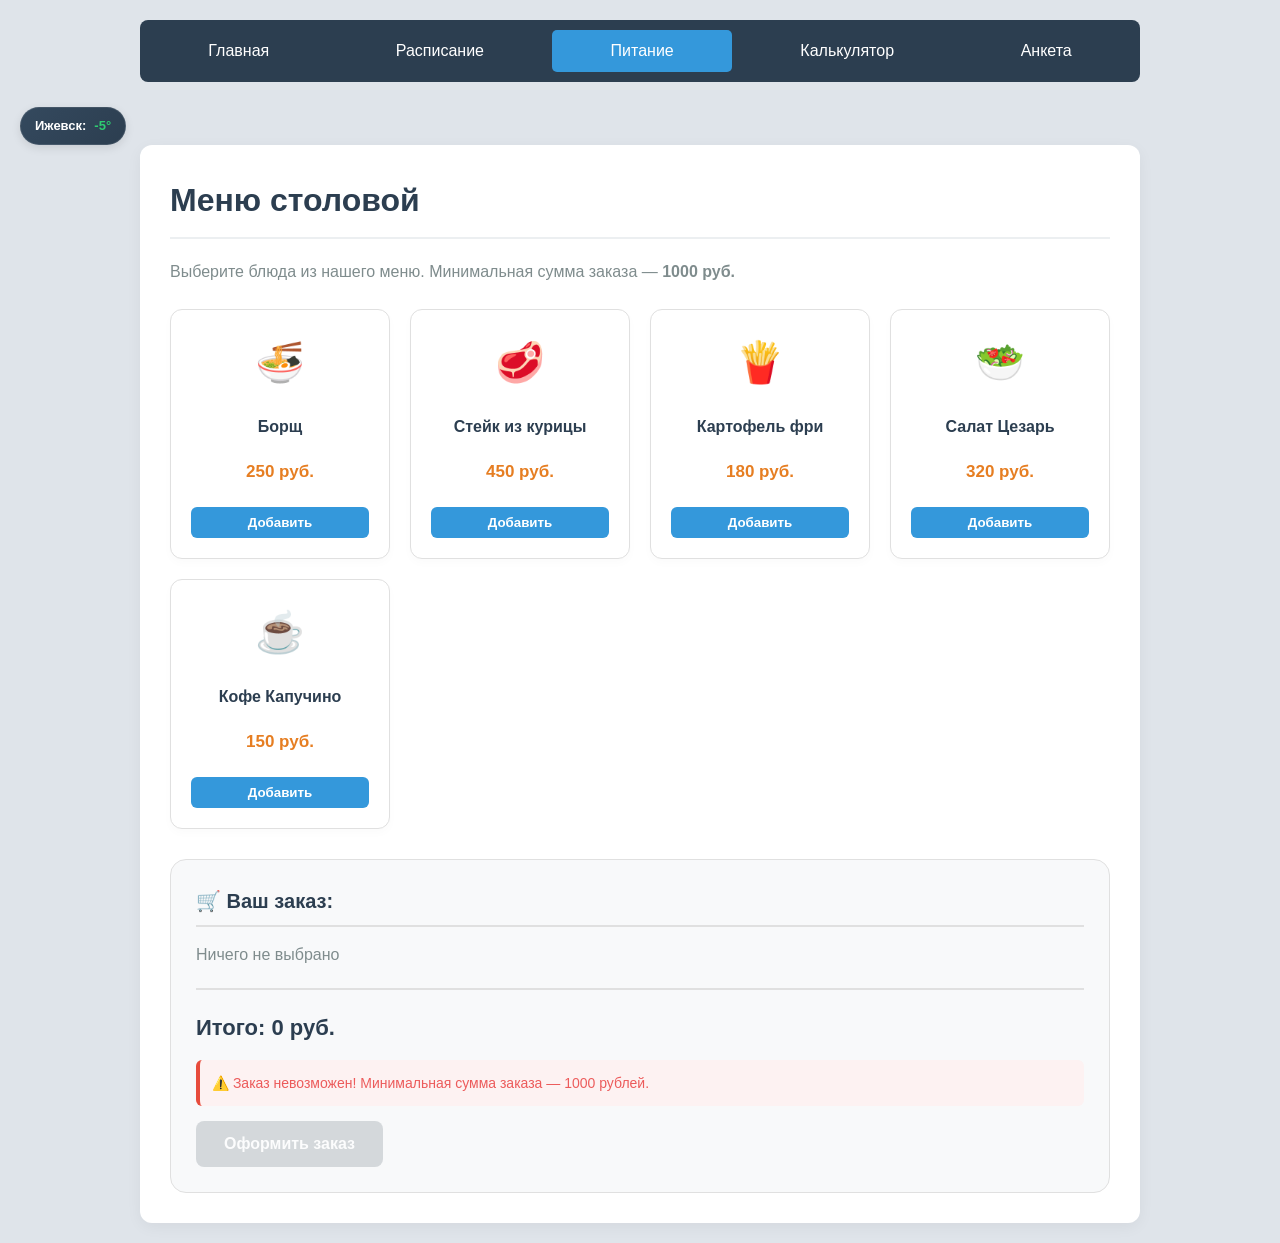
<file: food.html>
<!DOCTYPE html>
<html lang="ru">
<head>
    <meta charset="UTF-8">
    <meta name="viewport" content="width=device-width, initial-scale=1.0">
    <title>Питание</title>
    <link rel="stylesheet" href="style.css">
</head>
<body>

    <nav class="navigation">
        <a href="index.html">Главная</a>
        <a href="raspisania.html">Расписание</a>
        <a href="food.html" class="active">Питание</a>
        <a href="calc.html">Калькулятор</a>
        <a href="form.html">Анкета</a>
    </nav>
    <div class="weather-widget">Ижевск: <b id="weather">Загрузка...</b>
    </div>


    <div class="container">
        <h1>Меню столовой</h1>
        <p style="color: #7f8c8d; margin-bottom: 25px;">Выберите блюда из нашего меню. Минимальная сумма заказа — <b>1000 руб.</b></p>

        <!-- Сетка товаров -->
        <div class="menu-grid">
            <div class="menu-item" data-price="250">
                <div class="menu-emoji">🍜</div>
                <h3>Борщ</h3>
                <div class="menu-price">250 руб.</div>
                <button class="order-btn">Добавить</button>
            </div>

            <div class="menu-item" data-price="450">
                <div class="menu-emoji">🥩</div>
                <h3>Стейк из курицы</h3>
                <div class="menu-price">450 руб.</div>
                <button class="order-btn">Добавить</button>
            </div>

            <div class="menu-item" data-price="180">
                <div class="menu-emoji">🍟</div>
                <h3>Картофель фри</h3>
                <div class="menu-price">180 руб.</div>
                <button class="order-btn">Добавить</button>
            </div>

            <div class="menu-item" data-price="320">
                <div class="menu-emoji">🥗</div>
                <h3>Салат Цезарь</h3>
                <div class="menu-price">320 руб.</div>
                <button class="order-btn">Добавить</button>
            </div>

            <div class="menu-item" data-price="150">
                <div class="menu-emoji">☕</div>
                <h3>Кофе Капучино</h3>
                <div class="menu-price">150 руб.</div>
                <button class="order-btn">Добавить</button>
            </div>
        </div>

        <!-- Корзина -->
        <div class="cart-wrapper">
            <h2>🛒 Ваш заказ:</h2>
            <ul id="cart-list">
                <li style="color: #7f8c8d;">Ничего не выбрано</li>
            </ul>

            <div class="cart-footer">
                <div class="total-block">
                    Итого: <span id="total-price">0</span> руб.
                </div>

                <!-- Блок предупреждения -->
                <div id="min-price-warning" class="cart-warning">
                    ⚠️ Заказ невозможен! Минимальная сумма заказа — 1000 рублей.
                </div>

                <!-- Кнопка заказа -->
                <button id="checkout-btn" class="checkout-btn" disabled>Оформить заказ</button>
            </div>
        </div>
    </div>

    <script src="script.js"></script>
</body>
</html>
</file>
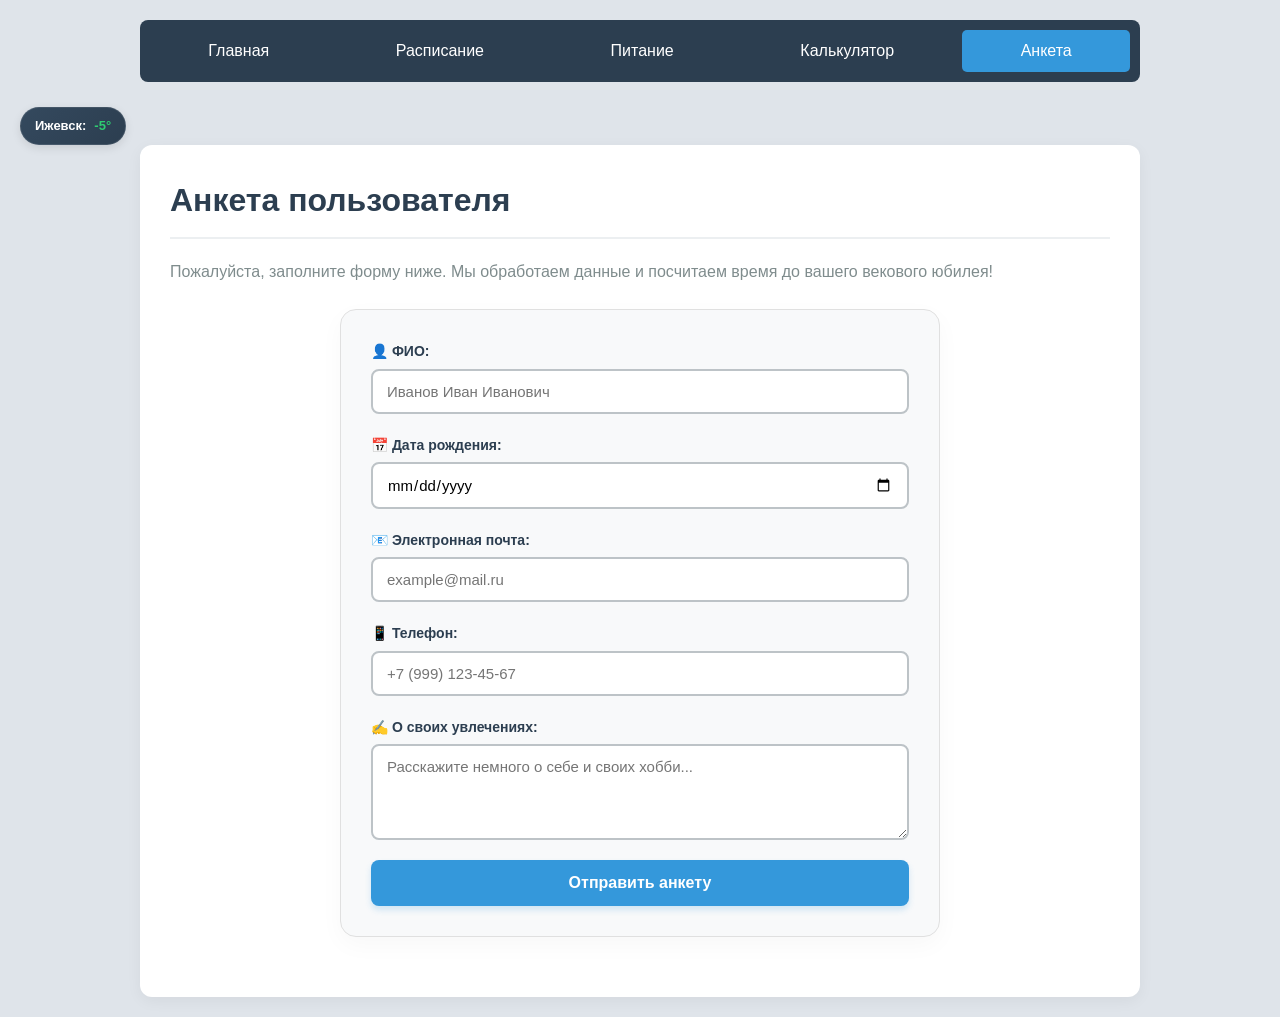
<file: form.html>
<!DOCTYPE html>
<html lang="ru">
<head>
    <meta charset="UTF-8">
    <meta name="viewport" content="width=device-width, initial-scale=1.0">
    <title>Анкета пользователя</title>
    <link rel="stylesheet" href="style.css">
</head>
<body>

   
    <nav class="navigation">
        <a href="index.html">Главная</a>
        <a href="raspisania.html">Расписание</a>
        <a href="food.html">Питание</a>
        <a href="calc.html">Калькулятор</a>
        <a href="form.html" class="active">Анкета</a>
    </nav>

    <div class="weather-widget">Ижевск: <b id="weather">Загрузка...</b>
    </div>


    <div class="container">
        <h1>Анкета пользователя</h1>
        <p style="color: #7f8c8d; margin-bottom: 25px;">Пожалуйста, заполните форму ниже. Мы обработаем данные и посчитаем время до вашего векового юбилея!</p>

        <div class="form-wrapper">
            <form id="user-form">
                <div class="form-group">
                    <label for="fio">👤 ФИО:</label>
                    <input type="text" id="fio" placeholder="Иванов Иван Иванович" required>
                </div>

                <div class="form-group">
                    <label for="dob">📅 Дата рождения:</label>
                    <input type="date" id="dob" required>
                </div>

                <div class="form-group">
                    <label for="email">📧 Электронная почта:</label>
                    <input type="email" id="email" placeholder="example@mail.ru" required>
                </div>

                <div class="form-group">
                    <label for="phone">📱 Телефон:</label>
                    <input type="tel" id="phone" placeholder="+7 (999) 123-45-67">
                </div>

                <div class="form-group">
                    <label for="bio">✍️ О своих увлечениях:</label>
                    <textarea id="bio" rows="4" placeholder="Расскажите немного о себе и своих хобби..."></textarea>
                </div>

                <button type="submit" class="submit-btn">Отправить анкету</button>
            </form>
        </div>

        <!-- Блок результатов (по умолчанию скрыт стилями, пока форма не отправлена) -->
        <div id="form-results" class="results-wrapper" style="display: none;">
            <h2>📊 Обработка данных</h2>
            <div id="results-content">
                <!-- Сюда JavaScript вставит результаты -->
            </div>
        </div>
    </div>

    <script src="script.js"></script>
</body>
</html>
</file>
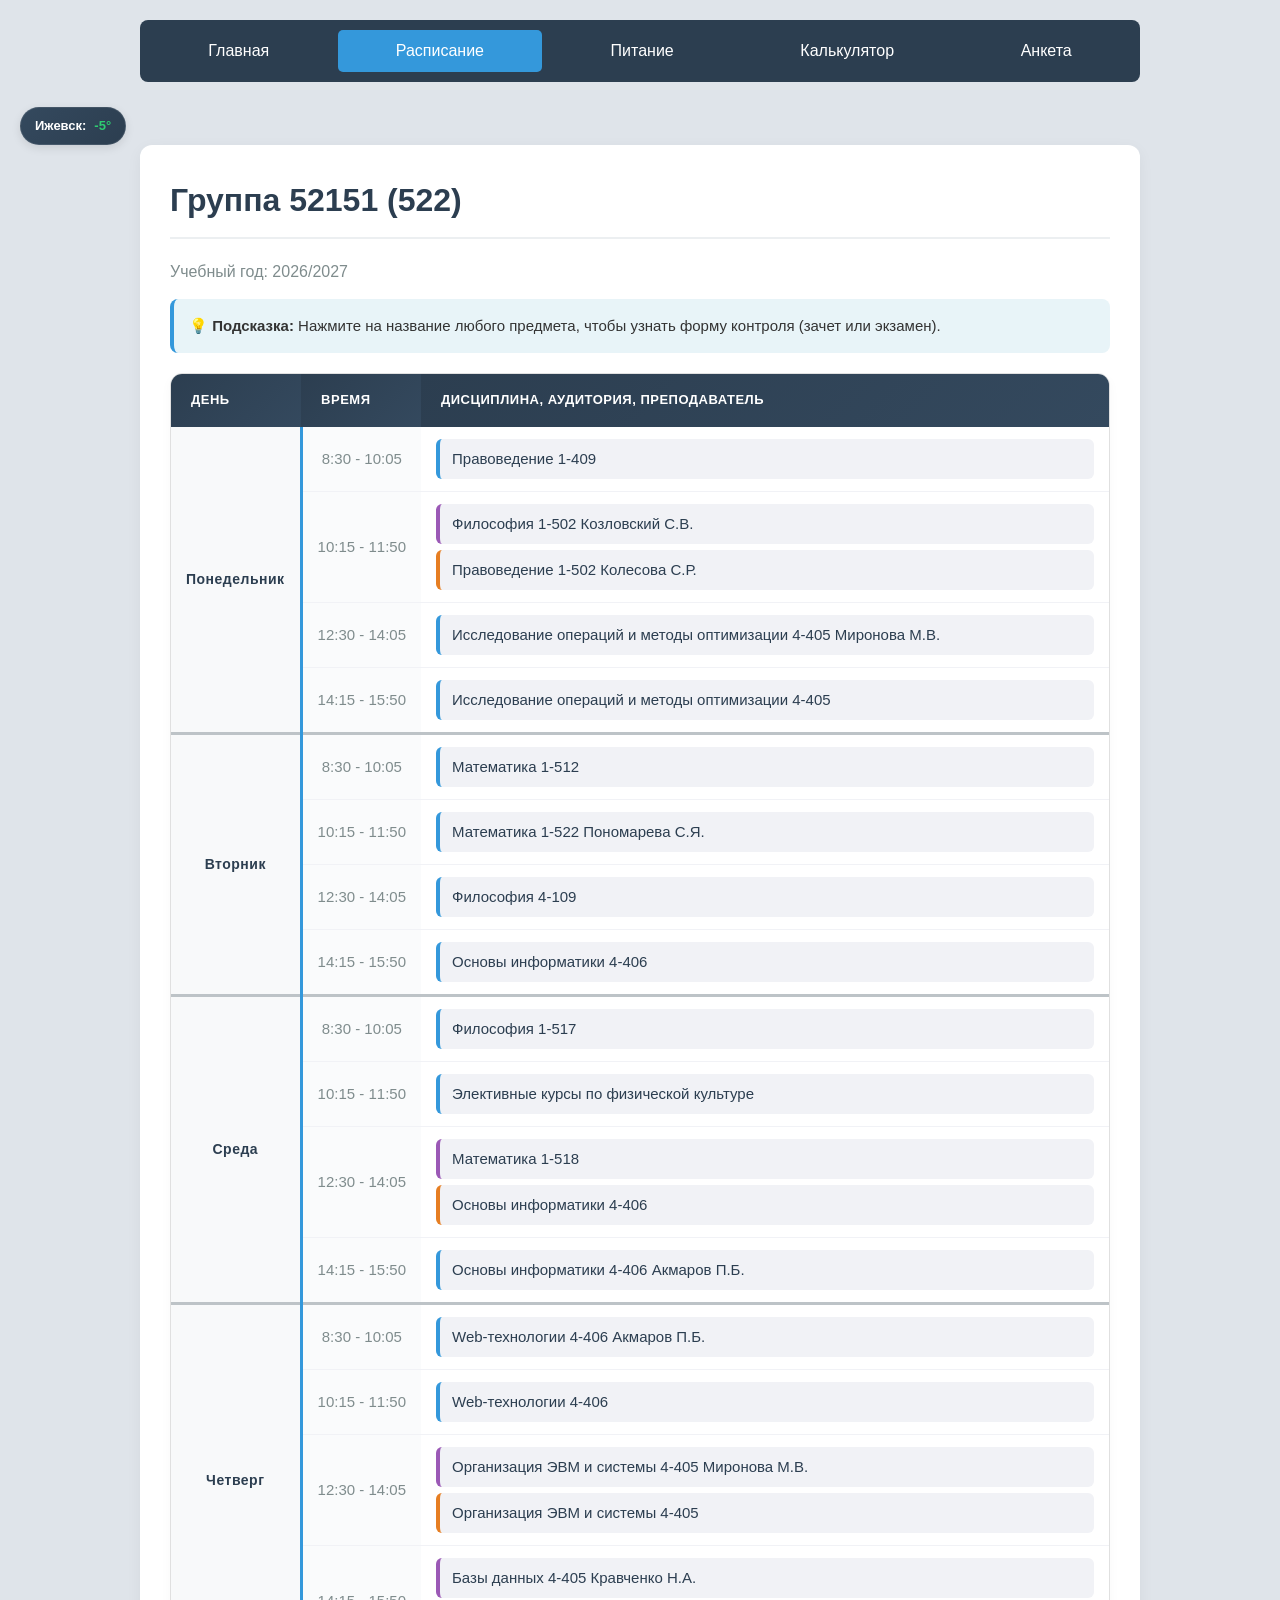
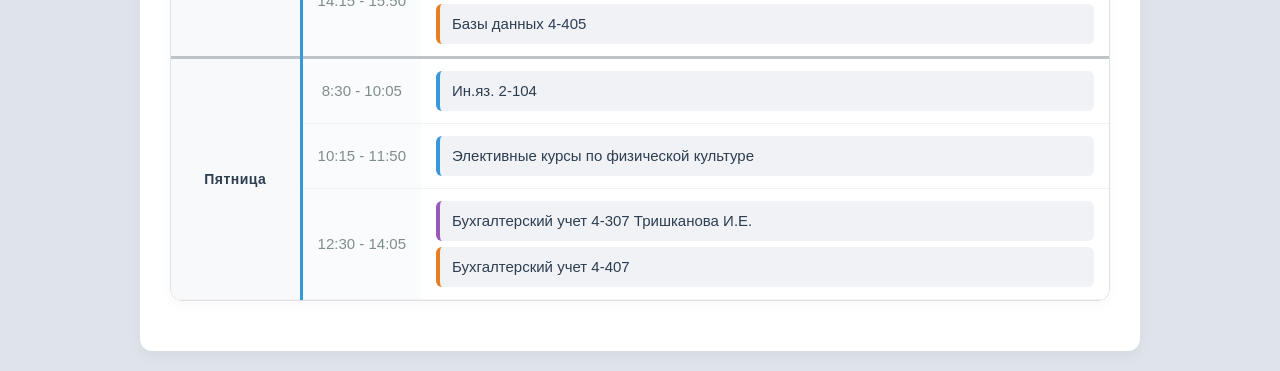
<file: raspisania.html>
<!DOCTYPE html>
<html lang="ru">
<head>
    <meta charset="UTF-8">
    <meta name="viewport" content="width=device-width, initial-scale=1.0">
    <title>Расписание занятий</title>
   
    <link rel="stylesheet" href="style.css">
</head>
<body>

    
    <nav class="navigation">
        <a href="index.html">Главная</a>
        <a href="raspisania.html" class="active">Расписание</a>
        <a href="food.html">Питание</a>
        <a href="calc.html">Калькулятор</a>
        <a href="form.html">Анкета</a>
    </nav>
   <div class="weather-widget">Ижевск: <b id="weather">Загрузка...</b>
    </div>


    <div class="container">
        <h1>Группа 52151 (522)</h1>
        <p style="color: #7f8c8d; margin-bottom: 15px;">Учебный год: 2026/2027</p>


        <div style="background-color: #e8f4f8; border-left: 4px solid #3498db; padding: 15px; border-radius: 8px; margin-bottom: 20px; font-size: 15px;">
            💡 <strong>Подсказка:</strong> Нажмите на название любого предмета, чтобы узнать форму контроля (зачет или экзамен).
        </div>

        <div class="table-responsive">
            <table>
                <thead>
                    <tr>
                        <th>День</th>
                        <th>Время</th>
                        <th>Дисциплина, аудитория, преподаватель</th>
                    </tr>
                </thead>
                <tbody>
                    
                    <tr>
                        <td class="day-title" rowspan="4">Понедельник</td>
                        <td class="time-cell">8:30 - 10:05</td>
                        <td>
                            <span class="discipline-clickable" data-info="Форма контроля: Зачет">Правоведение 1-409</span>
                        </td>
                    </tr>
                    <tr>
                        <td class="time-cell">10:15 - 11:50</td>
                        <td>
                            
                            <div class="week-split">
                                <span class="discipline-clickable numerator" data-info="Форма контроля: Экзамен">Философия 1-502 Козловский С.В.</span>
                                <span class="discipline-clickable denominator" data-info="Форма контроля: Зачет">Правоведение 1-502 Колесова С.Р.</span>
                            </div>
                        </td>
                    </tr>
                    <tr>
                        <td class="time-cell">12:30 - 14:05</td>
                        <td>
                            <span class="discipline-clickable" data-info="Форма контроля: Экзамен">Исследование операций и методы оптимизации 4-405 Миронова М.В.</span>
                        </td>
                    </tr>
                    <tr>
                        <td class="time-cell">14:15 - 15:50</td>
                        <td>
                            <span class="discipline-clickable" data-info="Форма контроля: Экзамен (диф. зачет)">Исследование операций и методы оптимизации 4-405</span>
                        </td>
                    </tr>

                  
                    <tr class="day-boundary">
                        <td class="day-title" rowspan="4">Вторник</td>
                        <td class="time-cell">8:30 - 10:05</td>
                        <td>
                            <span class="discipline-clickable" data-info="Форма контроля: Экзамен">Математика 1-512</span>
                        </td>
                    </tr>
                    <tr>
                        <td class="time-cell">10:15 - 11:50</td>
                        <td>
                            <span class="discipline-clickable" data-info="Форма контроля: Экзамен">Математика 1-522 Пономарева С.Я.</span>
                        </td>
                    </tr>
                    <tr>
                        <td class="time-cell">12:30 - 14:05</td>
                        <td>
                            <span class="discipline-clickable" data-info="Форма контроля: Экзамен">Философия 4-109</span>
                        </td>
                    </tr>
                    <tr>
                        <td class="time-cell">14:15 - 15:50</td>
                        <td>
                            <span class="discipline-clickable" data-info="Форма контроля: Зачет">Основы информатики 4-406</span>
                        </td>
                    </tr>

                   
                    <tr class="day-boundary">
                        <td class="day-title" rowspan="4">Среда</td>
                        <td class="time-cell">8:30 - 10:05</td>
                        <td>
                            <span class="discipline-clickable" data-info="Форма контроля: Экзамен">Философия 1-517</span>
                        </td>
                    </tr>
                    <tr>
                        <td class="time-cell">10:15 - 11:50</td>
                        <td>
                            <span class="discipline-clickable" data-info="Форма контроля: Зачет">Элективные курсы по физической культуре</span>
                        </td>
                    </tr>
                    <tr>
                        <td class="time-cell">12:30 - 14:05</td>
                        <td>
                            <div class="week-split">
                                <span class="discipline-clickable numerator" data-info="Форма контроля: Экзамен">Математика 1-518</span>
                                <span class="discipline-clickable denominator" data-info="Форма контроля: Зачет">Основы информатики 4-406</span>
                            </div>
                        </td>
                    </tr>
                    <tr>
                        <td class="time-cell">14:15 - 15:50</td>
                        <td>
                            <span class="discipline-clickable" data-info="Форма контроля: Зачет">Основы информатики 4-406 Акмаров П.Б.</span>
                        </td>
                    </tr>

                   
                    <tr class="day-boundary">
                        <td class="day-title" rowspan="4">Четверг</td>
                        <td class="time-cell">8:30 - 10:05</td>
                        <td>
                            <span class="discipline-clickable" data-info="Форма контроля: Зачет">Web-технологии 4-406 Акмаров П.Б.</span>
                        </td>
                    </tr>
                    <tr>
                        <td class="time-cell">10:15 - 11:50</td>
                        <td>
                            <span class="discipline-clickable" data-info="Форма контроля: Зачет">Web-технологии 4-406</span>
                        </td>
                    </tr>
                    <tr>
                        <td class="time-cell">12:30 - 14:05</td>
                        <td>
                            <div class="week-split">
                                <span class="discipline-clickable numerator" data-info="Форма контроля: Экзамен">Организация ЭВМ и системы 4-405 Миронова М.В.</span>
                                <span class="discipline-clickable denominator" data-info="Форма контроля: Экзамен">Организация ЭВМ и системы 4-405</span>
                            </div>
                        </td>
                    </tr>
                    <tr>
                        <td class="time-cell">14:15 - 15:50</td>
                        <td>
                            <div class="week-split">
                                <span class="discipline-clickable numerator" data-info="Форма контроля: Экзамен">Базы данных 4-405 Кравченко Н.А.</span>
                                <span class="discipline-clickable denominator" data-info="Форма контроля: Экзамен">Базы данных 4-405</span>
                            </div>
                        </td>
                    </tr>

                    
                    <tr class="day-boundary">
                        <td class="day-title" rowspan="3">Пятница</td>
                        <td class="time-cell">8:30 - 10:05</td>
                        <td>
                            <span class="discipline-clickable" data-info="Форма контроля: Зачет">Ин.яз. 2-104</span>
                        </td>
                    </tr>
                    <tr>
                        <td class="time-cell">10:15 - 11:50</td>
                        <td>
                            <span class="discipline-clickable" data-info="Форма контроля: Зачет">Элективные курсы по физической культуре</span>
                        </td>
                    </tr>
                    <tr>
                        <td class="time-cell">12:30 - 14:05</td>
                        <td>
                            <div class="week-split">
                                <span class="discipline-clickable numerator" data-info="Форма контроля: Зачет">Бухгалтерский учет 4-307 Тришканова И.Е.</span>
                                <span class="discipline-clickable denominator" data-info="Форма контроля: Зачет">Бухгалтерский учет 4-407</span>
                            </div>
                        </td>
                    </tr>
                </tbody>
            </table>
        </div>
    </div>

    
    <script src="script.js"></script>
</body>
</html>
</file>
<file: style.css>
* {
    box-sizing: border-box;
    margin: 0;
    padding: 0;
    font-family: 'Segoe UI', Tahoma, Geneva, Verdana, sans-serif;
}

body {
    background-color: #f4f6f9; 
    color: #333;
    line-height: 1.6;
    padding: 20px;
}


.container {
    width: 100%;
    max-width: 1000px;
    margin: 0 auto;
    background: #ffffff;
    padding: clamp(15px, 4vw, 30px); 
    border-radius: 12px;
    box-shadow: 0 4px 15px rgba(0, 0, 0, 0.05);
}

h1 {
    color: #2c3e50;
    margin-bottom: 20px;
    border-bottom: 2px solid #eceff1;
    padding-bottom: 10px;
}

.navigation {
    display: flex;
    flex-wrap: wrap; 
    gap: 10px;
    margin: 0 auto 25px auto;
    background: #2c3e50;
    padding: 10px;
    border-radius: 8px;
    max-width: 1000px;
    align-items: center;
}
.navigation a {
     color: #fff;
    text-decoration: none;
    padding: 8px 16px;
    border-radius: 5px;
    font-weight: 500;
    transition: all 0.25s ease;
    flex-grow: 1; 
    text-align: center;
}
.navigation a:hover {
    background: #34495e;
}

.navigation a.active {
        background: #3498db;
}


.table-responsive {
    overflow-x: auto;
    border-radius: 12px;
    border: 1px solid #e0e0e0;
    box-shadow: 0 4px 12px rgba(0, 0, 0, 0.03);
    margin: 20px 0;
}

table {
    width: 100%;
    border-collapse: collapse;
    background: #fff;
    font-size: 15px;
}

th {
    background: linear-gradient(135deg, #2c3e50, #34495e);
    color: #ffffff;
    font-weight: 600;
    padding: 16px 20px;
    text-transform: uppercase;
    font-size: 13px;
    letter-spacing: 0.5px;
    text-align: left;
}

td {
    padding: 12px 15px;
    border-bottom: 1px solid #f1f2f6;
    color: #2c3e50;
    vertical-align: middle;
}

.day-title {
    font-weight: bold;
    color: #2c3e50;
    background-color: #f8f9fa !important;
    border-right: 3px solid #3498db;
    text-align: center;
    font-size: 14px;
    letter-spacing: 0.5px;
    width: 130px;
}

.time-cell {
    color: #7f8c8d;
    font-weight: 500;
    white-space: nowrap;
    background-color: #fafbfc;
    width: 110px;
    text-align: center;
}

.day-boundary {
    border-top: 3px solid #bdc3c7 !important;
}

.discipline-clickable {
    display: block;
    padding: 8px 12px;
    border-radius: 6px;
    background-color: #f1f2f6;
    color: #2c3e50;
    font-weight: 500;
    border-left: 4px solid #3498db;
    transition: all 0.2s ease-in-out;
    cursor: pointer;
}

.discipline-clickable:hover {
    background-color: #e8f4f8;
    color: #2980b9;
    border-left-color: #2ecc71;
    transform: translateX(4px);
    box-shadow: 0 2px 8px rgba(52, 152, 219, 0.15);
}
.week-split {
    display: flex;
    flex-direction: column;
    gap: 6px;
}

.numerator {
    border-left-color: #9b59b6;
}

.denominator {
    border-left-color: #e67e22;
}

.empty-pair {
    background-color: #fafbfc;
    color: #b2bec3;
    font-style: italic;
    font-size: 14px;
}



.weather-widget {
    background: linear-gradient(135deg, #34495e, #2c3e50);
    color: #ffffff;
    padding: 8px 14px;
    border-radius: 20px;
    font-size: 13px;
    font-weight: 600;
    display: inline-flex;
    align-items: center;
    gap: 8px;
    box-shadow: 0 3px 10px rgba(0, 0, 0, 0.1);
    border: 1px solid rgba(255, 255, 255, 0.1);
    transition: all 0.3s ease;
}

.weather-widget:hover {
    transform: translateY(-1px);
    box-shadow: 0 5px 15px rgba(0, 0, 0, 0.15);
}

.weather-widget b {
    color: #2ecc71; 
}

.weather-icon {
    font-size: 16px;
    animation: pulseIcon 2.5s infinite ease-in-out;
}

@keyframes pulseIcon {
    0%, 100% {
        transform: scale(1);
    }

    50% {
        transform: scale(1.12);
    }
}

.calc-wrapper {
    max-width: 450px;
    margin: 0 auto;
    background: #f8f9fa;
    border: 1px solid #e0e0e0;
    border-radius: 16px;
    padding: 24px;
    box-shadow: 0 8px 24px rgba(0, 0, 0, 0.05);
}

.calc-screen {
    background: #2c3e50;
    color: #2ecc71;
    font-family: 'Courier New', Courier, monospace;
    font-size: 20px;
    font-weight: bold;
    padding: 18px;
    border-radius: 8px;
    text-align: right;
    margin-bottom: 20px;
    box-shadow: inset 0 2px 8px rgba(0,0,0,0.2);
    min-height: 28px;
    word-break: break-all;
}


.calc-inputs {
    display: flex;
    flex-direction: column;
    gap: 12px;
    margin-bottom: 20px;
}

.input-field {
    display: flex;
    flex-direction: column;
    gap: 4px;
}

.input-field label {
    font-size: 13px;
    color: #7f8c8d;
    font-weight: 600;
}

.input-field input {
    padding: 12px;
    border: 2px solid #bdc3c7;
    border-radius: 8px;
    font-size: 16px;
    outline: none;
    transition: border-color 0.2s ease;
}

.input-field input:focus {
border-color: #3498db;
}

.calc-buttons-grid {
    display: grid;
    grid-template-columns: repeat(2, 1fr);
    gap: 10px;
}


.calc-btn-action {
    background: #ffffff;
    color: #2c3e50;
    border: 2px solid #eceff1;
    padding: 14px;
    font-size: 15px;
    font-weight: 600;
    border-radius: 8px;
    cursor: pointer;
    transition: all 0.15s ease;
}

.calc-btn-action:hover {
        background: #3498db;
        color: #ffffff;
        border-color: #3498db;
        transform: translateY(-1px);
}

.calc-btn-action:active {
    transform: translateY(1px);
}


.calc-btn-special {
    grid-column: span 2; 
    background: linear-gradient(135deg, #e67e22, #d35400);
    color: #ffffff;
    border: none;
    padding: 16px;
    font-size: 16px;
    font-weight: bold;
    border-radius: 8px;
    cursor: pointer;
    transition: all 0.15s ease;
    margin-top: 5px;
    box-shadow: 0 4px 6px rgba(230, 126, 34, 0.2);
}

.calc-btn-special:hover {
    filter: brightness(1.1);
    transform: translateY(-1px);
    box-shadow: 0 6px 12px rgba(230, 126, 34, 0.3);
}

.calc-btn-special:active {
    transform: translateY(1px);
}

.menu-grid {
    display: grid;   
    grid-template-columns: repeat(auto-fit, minmax(220px, 1fr));
    gap: 20px;
    margin-bottom: 30px;
}

.menu-item {
    background: #fff;
    border: 1px solid #e0e0e0;
    border-radius: 12px;
    padding: 20px;
    text-align: center;
    box-shadow: 0 4px 10px rgba(0,0,0,0.02);
    display: flex;
    flex-direction: column;
    justify-content: space-between; 
    min-height: 250px;
}
.menu-item:hover {
    transform: translateY(-4px);
    box-shadow: 0 6px 15px rgba(0,0,0,0.06);
}
.menu-emoji {
    font-size: 40px;
    margin-bottom: 10px;
}
.menu-item h3 {
    font-size: 16px;
    color: #2c3e50;
    margin-bottom: 8px;
}
.menu-price {
    font-weight: bold;
    color: #e67e22;
    font-size: 17px;
    margin-bottom: 12px;
}
.order-btn {
    background: #3498db;
    color: white;
    border: none;
    padding: 8px 16px;
    border-radius: 6px;
    font-weight: 600;
    cursor: pointer;
    width: 100%;
    transition: background 0.15s;
}

.order-btn:hover {
    background: #2980b9;
}


.cart-wrapper {
    background: #f8f9fa;
    border: 1px solid #e0e0e0;
    border-radius: 16px;
    padding: clamp(15px, 3vw, 25px);
    margin-top: 30px;
}

.cart-wrapper h2 {
    font-size: 20px;
    color: #2c3e50;
    margin-bottom: 15px;
    border-bottom: 2px solid #e0e0e0;
    padding-bottom: 8px;
}

#cart-list {
    list-style: none;
    margin-bottom: 20px;
}

.cart-footer {
    border-top: 2px solid #e0e0e0;
    padding-top: 20px;
    display: flex;
    flex-direction: column;
    gap: 15px;
}

.total-block {
    font-size: 22px;
    font-weight: bold;
    color: #2c3e50;
}


.cart-warning {
    background: #fdf2f2;
    color: #ec5b5b;
    border-left: 4px solid #e74c3c;
    padding: 12px;
    border-radius: 6px;
    font-size: 14px;
    font-weight: 500;
    display: block; 
}


.checkout-btn {
    background: #2ecc71;
    color: white;
    border: none;
    padding: 14px 28px;
    font-size: 16px;
    font-weight: bold;
    border-radius: 8px;
    cursor: pointer;
    transition: all 0.2s;
    align-self: flex-start;
}

.checkout-btn:hover:not(:disabled) {
    background: #27ae60;
    transform: translateY(-1px);
}

.checkout-btn:disabled {
    background: #bdc3c7;
    cursor: not-allowed;
    opacity: 0.6;
}

.form-wrapper {
    max-width: 600px;
    margin: 0 auto 30px auto;
    background: #f8f9fa;
    border: 1px solid #e0e0e0;
    border-radius: 16px;
    padding: 30px;
    box-shadow: 0 8px 24px rgba(0, 0, 0, 0.03);
}

.form-group {
    display: flex;
    flex-direction: column;
    gap: 6px;
    margin-bottom: 20px;
}

.form-group label {
    font-size: 14px;
    font-weight: 600;
    color: #2c3e50;
}

.form-group input,
.form-group textarea {
    padding: 12px 14px;
    border: 2px solid #bdc3c7;
    border-radius: 8px;
    font-size: 15px;
    font-family: inherit;
    outline: none;
    transition: all 0.2s ease;
    background: #ffffff;
}


.form-group input:focus,
.form-group textarea:focus {
    border-color: #3498db;
    box-shadow: 0 0 8px rgba(52, 152, 219, 0.2);
    background: #fff;
}

.form-group textarea {
    resize: vertical; 
}


.submit-btn {
    background: #3498db;
    color: white;
    border: none;
    padding: 14px 24px;
    font-size: 16px;
    font-weight: bold;
    border-radius: 8px;
    cursor: pointer;
    width: 100%;
    transition: background 0.15s, transform 0.1s;
    box-shadow: 0 4px 6px rgba(52, 152, 219, 0.2);
}

.submit-btn:hover {
    background: #2980b9;
}

.submit-btn:active {
    transform: scale(0.99);
}


.results-wrapper {
    max-width: 600px;
    margin: 0 auto;
    background: #ffffff;
    border: 2px solid #2ecc71;
    border-radius: 16px;
    padding: 25px;
    box-shadow: 0 10px 30px rgba(46, 204, 113, 0.08);
    animation: fadeIn 0.4s ease-out;
}

.results-wrapper h2 {
    font-size: 18px;
    color: #27ae60;
    margin-bottom: 15px;
    border-bottom: 2px solid #e8f8f0;
    padding-bottom: 8px;
}

@keyframes fadeIn {
    from {
        opacity: 0;
        transform: translateY(10px);
    }

    to {
        opacity: 1;
        transform: translateY(0);
    }
}


.calc-wrapper {
    width: 100%;
    max-width: 450px;
    margin: 0 auto;
    background: #f8f9fa;
    border: 1px solid #e0e0e0;
    border-radius: 16px;
    padding: clamp(15px, 4vw, 24px);
    box-shadow: 0 8px 24px rgba(0, 0, 0, 0.05);
}

@keyframes slideUpFade {
    from {
        opacity: 0;
        transform: translateY(15px);
    }

    to {
        opacity: 1;
        transform: translateY(0);
    }
}


.menu-item:nth-child(1) {
    animation-delay: 0.05s;
}

.menu-item:nth-child(2) {
    animation-delay: 0.1s;
}

.menu-item:nth-child(3) {
    animation-delay: 0.15s;
}

.menu-item:nth-child(4) {
    animation-delay: 0.2s;
}

.menu-item:nth-child(5) {
    animation-delay: 0.25s;
}

.navigation a {
    position: relative;
    transition: color 0.3s ease, background-color 0.3s ease;
}

.navigation a:hover {
    transform: translateY(-1px);
}


button, .order-btn, .calc-btn-action, .calc-btn-special, .submit-btn, .checkout-btn {
    transition: all 0.2s ease-in-out !important;
}

button:active,
.order-btn:active,
.calc-btn-action:active,
.calc-btn-special:active,
.submit-btn:active,
.checkout-btn:active {
    transform: scale(0.96) !important; 
}

.cart-warning {
    animation: pulseWarning 2s infinite ease-in-out;
}

@keyframes pulseWarning {
    0% {
        box-shadow: 0 0 0 0 rgba(231, 76, 60, 0.2);
    }

    50% {
        box-shadow: 0 0 0 6px rgba(231, 76, 60, 0);
    }

    100% {
        box-shadow: 0 0 0 0 rgba(231, 76, 60, 0);
    }
}


tr {
    transition: background-color 0.2s ease;
}

tr:hover:not(thead tr) {
    background-color: rgba(52, 152, 219, 0.02); 
}

.modal-overlay {
    position: fixed;
    top: 0;
    left: 0;
    width: 100%;
    height: 100%;
    background: rgba(44, 62, 80, 0.6); 
    backdrop-filter: blur(4px); 
    display: flex;
    justify-content: center;
    align-items: center;
    z-index: 1000;
    opacity: 0;
    pointer-events: none;
    transition: opacity 0.3s ease;
}

.modal-overlay.active {
    opacity: 1;
    pointer-events: auto;
}

.modal-content {
    background: #ffffff;
    padding: 30px;
    border-radius: 16px;
    max-width: 450px;
    width: 90%;
    box-shadow: 0 15px 30px rgba(0, 0, 0, 0.15);
    transform: scale(0.85);
    transition: transform 0.3s cubic-bezier(0.175, 0.885, 0.32, 1.275);
    position: relative;
    border-left: 6px solid #3498db;
}

.modal-overlay.active .modal-content {
    transform: scale(1);
}

.modal-header {
    font-size: 20px;
    font-weight: 700;
    color: #2c3e50;
    margin-bottom: 12px;
}

.modal-body {
    font-size: 16px;
    color: #555;
    line-height: 1.5;
    margin-bottom: 20px;
}

.modal-close-btn {
    background: #3498db;
    color: white;
    border: none;
    padding: 10px 20px;
    font-size: 14px;
    font-weight: bold;
    border-radius: 8px;
    cursor: pointer;
    float: right;
    transition: background 0.2s;
}

    .modal-close-btn:hover {
        background: #2980b9;
    }


@media (max-width: 768px) {
    body {
        padding: 10px; 
    }

  
    .navigation {
        flex-direction: column;
        align-items: stretch;
    }

        .navigation a {
            padding: 12px;
            font-size: 16px;
        }

    
    .weather-widget {
    background: linear-gradient(135deg, #34495e, #2c3e50);
    color: #ffffff;
    padding: 8px 16px;
    border-radius: 20px;
    font-size: 14px;
    font-weight: 600;
    
   
    display: inline-flex;    
    align-items: center;     
    gap: 6px;                
    margin: 15px 0;          
    width: max-content;     
    
    box-shadow: 0 3px 10px rgba(0, 0, 0, 0.1);
    border: 1px solid rgba(255, 255, 255, 0.1);
    transition: all 0.3s ease;
}


.weather-widget b {
    color: #2ecc71;
    font-weight: bold;
}


    .table-responsive {
        overflow-x: auto; 
        -webkit-overflow-scrolling: touch; 
        border-radius: 8px;
    }

    table {
        min-width: 650px; 
    }

    td, th {
        padding: 8px 10px;
        font-size: 13px;
    }

    .day-title {
        width: 90px;
        font-size: 13px;
    }

    .time-cell {
        width: 80px;
    }

    .calc-buttons-grid {
        grid-template-columns: 1fr;
        gap: 8px;
    }

    .calc-screen {
        font-size: 18px;
        padding: 14px;
    }
}



    .form-wrapper {
        width: 100%;
        max-width: 600px;
        margin: 0 auto 30px auto;
        background: #f8f9fa;
        border: 1px solid #e0e0e0;
        border-radius: 16px;
        padding: clamp(15px, 4vw, 30px);
        box-shadow: 0 8px 24px rgba(0, 0, 0, 0.03);
    }

    .results-wrapper {
        width: 100%;
        max-width: 600px;
        margin: 0 auto;
        background: #ffffff;
        border: 2px solid #2ecc71;
        border-radius: 16px;
        padding: 20px;
    }

    .calc-btn-action {
        padding: 16px;
        font-size: 16px;
    }
</file>
